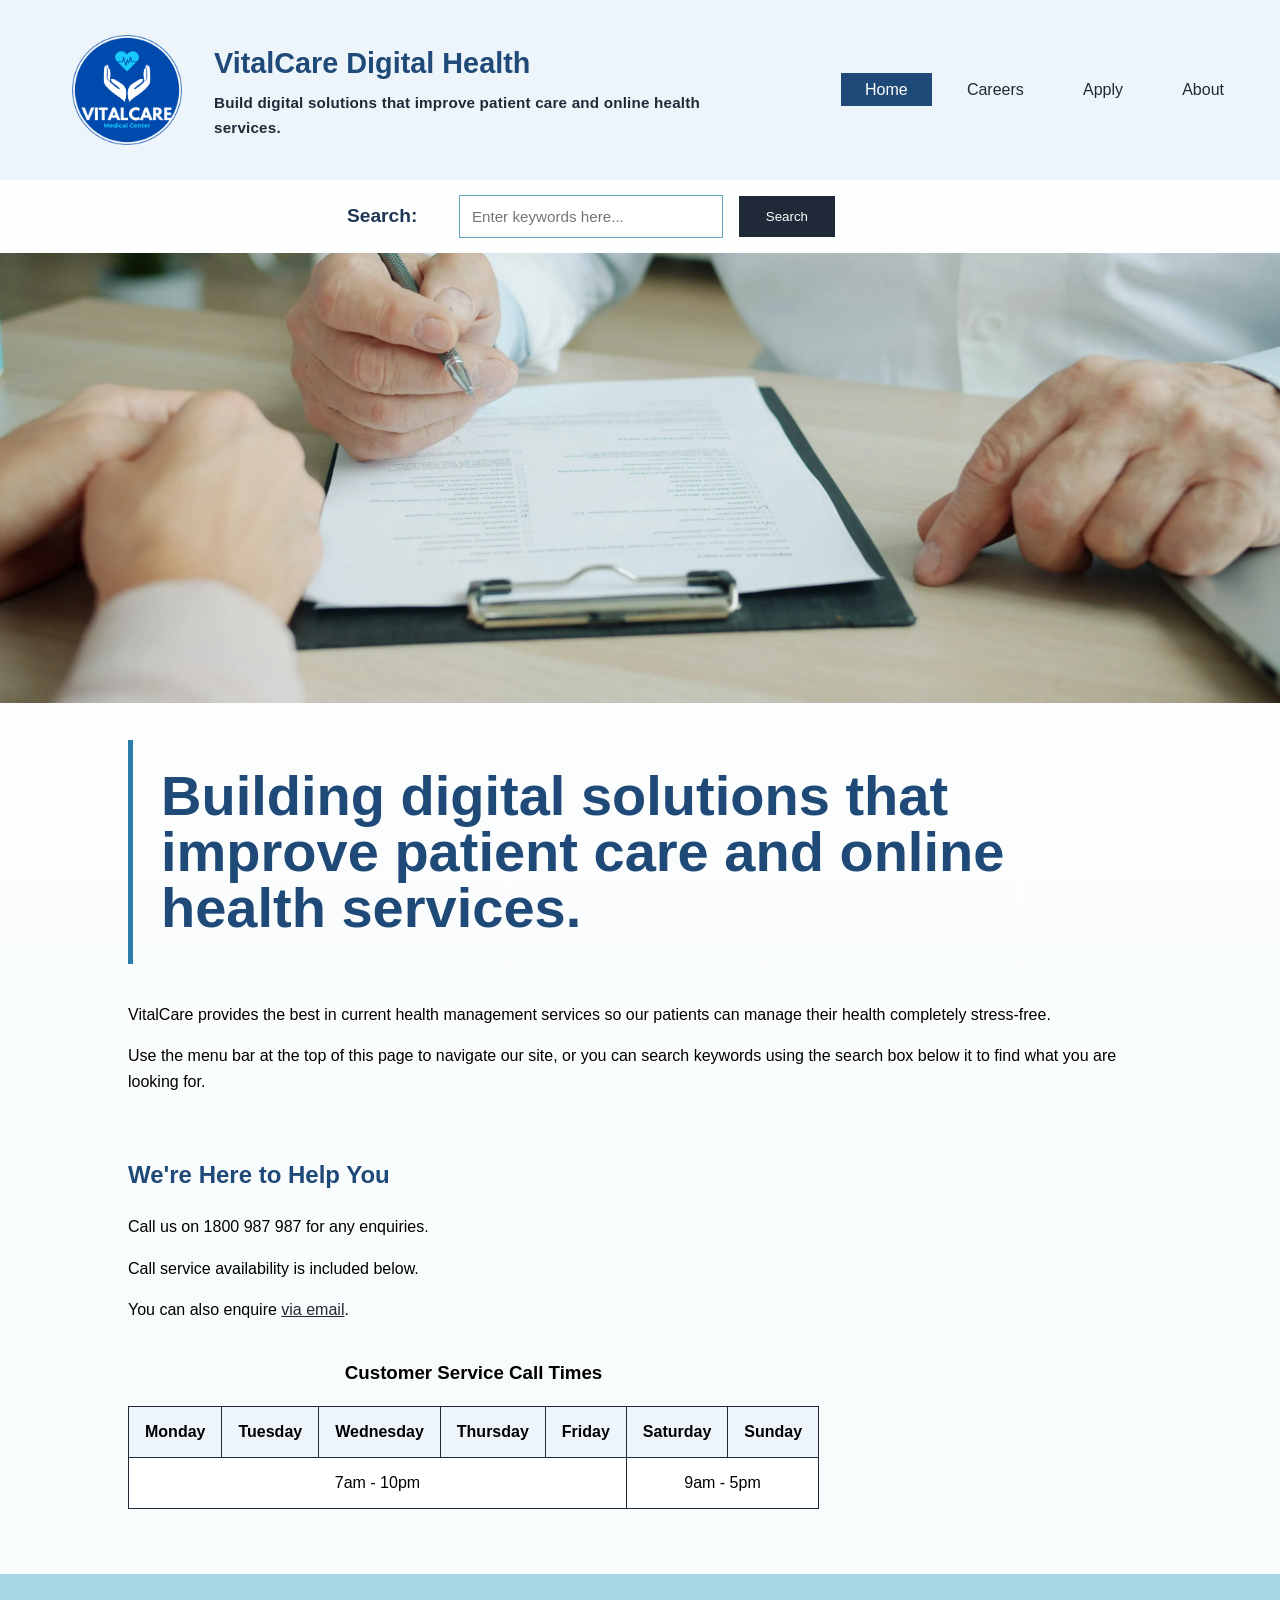
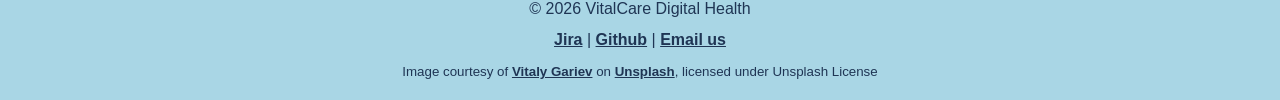
<file: index.html>
<!DOCTYPE html>
<html lang="en">

<head>
    <meta charset="UTF-8">
    <meta name="viewport" content="width=device-width, initial-scale=1.0">
    <meta name="description" content="Home page for [company name] patients">
    <meta name="keywords" content="private, health, wellbeing, services">
    <title>Home | VitalCare Digital Health</title>
    <link rel="stylesheet" href="style/style.css">
    <style>
        body {
            background: linear-gradient(#FFFFFF, #F7FBFC) ;
        }
    </style>
</head>

<body>
    <!-- Header with logo, site title and navigation -->
     <header id="main-header">
        <div class="site-header-inner">
            <a href="index.html" class="site-logo-link">
                    <img src="images/LOGO.png" alt="VitalCare Digital Health logo" class="site-logo">
            </a>
            <div class="site-brand-text">
                    <h1>VitalCare Digital Health </h1>
                    <!-- Inline CSS example (required) -->
                    <p style="letter-spacing: 0.2px;color:#1F2937">
                        Build digital solutions that improve patient care and online health services.
                    </p>
                </div>
            </div>

        </div>
            
        <nav>
            <ul>
                <li><a href="index.html" class="site-nav-current">Home</a></li>
                <li><a href="jobs.html">Careers</a></li>
                <li><a href="apply.html">Apply</a></li>
                <li><a href="about.html">About</a></li>
            </ul>
        </nav>
    </header> 
    <main>
        <form id="search-box" method="get">
            <label for="search">Search:</label>
            <input type="text" id="search" placeholder="Enter keywords here...">
            <button type="submit">Search</button> <!--Not functional yet-->
        </form>        
        <div class="index-img-container">
            <img id="index-img" src="images/healthcare.webp" alt="Doctor and patient having a medical consultation in a room with natural lighting" width="100%">
            <!--Sourced from https://unsplash.com/photos/doctor-writing-on-a-patients-chart-8WYkI3cEZm8 -->
        </div>
        <header>
            <h1 class="index-h1" style="line-height: 1; border-left: 5px solid #2b7ca8; padding: .5em;">Building digital solutions that improve patient care and online health services.</h1>
        </header>
        <p>VitalCare provides the best in current health management services so our patients
            can manage their health completely stress-free.</p>
        <p>Use the menu bar at the top of this page to navigate our site, or you can search
            keywords using the search box below it to find what you are looking for.</p>
        <!--Explaining in simple terms for accessibility for elderly users etc.-->

        <br>

        <section aria-labelledby="customerservice"><!--For accessibility-->
            <h2 id="customerservice">We're Here to Help You</h2>
            <p>Call us on 1800 987 987 for any enquiries.</p>
            <p>Call service availability is included below.</p>
            <p>You can also enquire <a href="mailto:contact@vitalcarehealth.com">via email</a>.</p>
            <table id="index-table">
                <caption><h3>Customer Service Call Times</h3></caption>
                <thead>
                    <tr>
                        <th>Monday</th>
                        <th>Tuesday</th>
                        <th>Wednesday</th>
                        <th>Thursday</th>
                        <th>Friday</th>
                        <th>Saturday</th>
                        <th>Sunday</th>
                    </tr>
                </thead>
                <tbody>
                    <tr>
                        <td colspan="5">7am - 10pm</td>
                        <td colspan="2">9am - 5pm</td>
                    </tr>
                </tbody>
            </table>
            <table id="index-table-small">
                <caption><h3>Customer Service Call Times</h3></caption>
                <thead>
                    <tr>
                        <th>Weekdays (Mon-Fri)</th>
                        <th>Sat</th>
                        <th>Sun</th>
                    </tr>
                </thead>
                <tbody>
                    <tr>
                        <td>7am - 10pm</td>
                        <td colspan="2">9am - 5pm</td>
                    </tr>
                </tbody>
            </table>
            <br>
            
        </section>
    </main>
    
    <footer>
        <p>&copy; 2026 VitalCare Digital Health</p>
        <p><a href="https://kaitoperera07.atlassian.net/jira/software/projects/WT/summary">Jira</a> | 
            <a href="https://github.com/104667483/Assignment-1">Github</a> | <a href="mailto:contact@vitalcarehealth.com">Email us</a></p>
        <small>Image courtesy of <a href="https://unsplash.com/@silverkblack">Vitaly Gariev</a> on 
            <a href="https://unsplash.com/photos/doctor-writing-on-a-patients-chart-8WYkI3cEZm8">Unsplash</a>, licensed under Unsplash License</small>
    </footer>

</body>

</html>
</file>
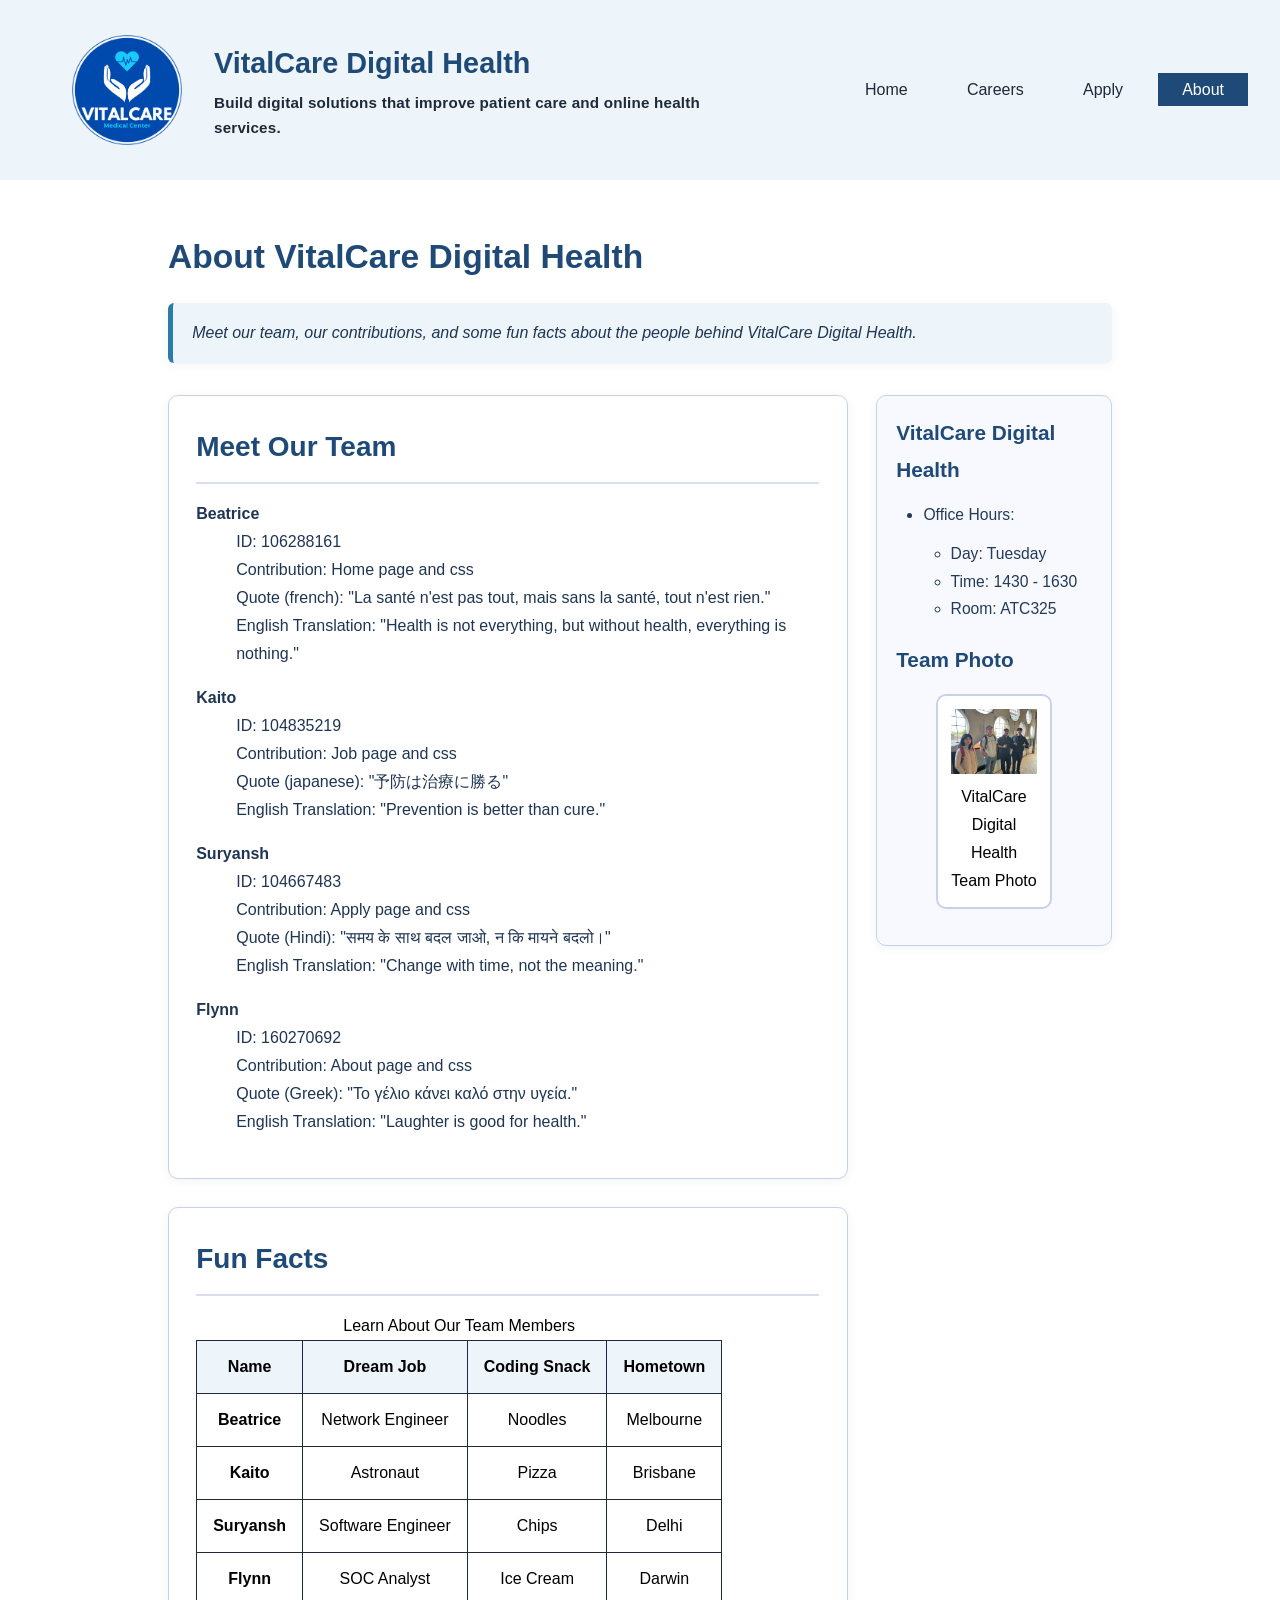
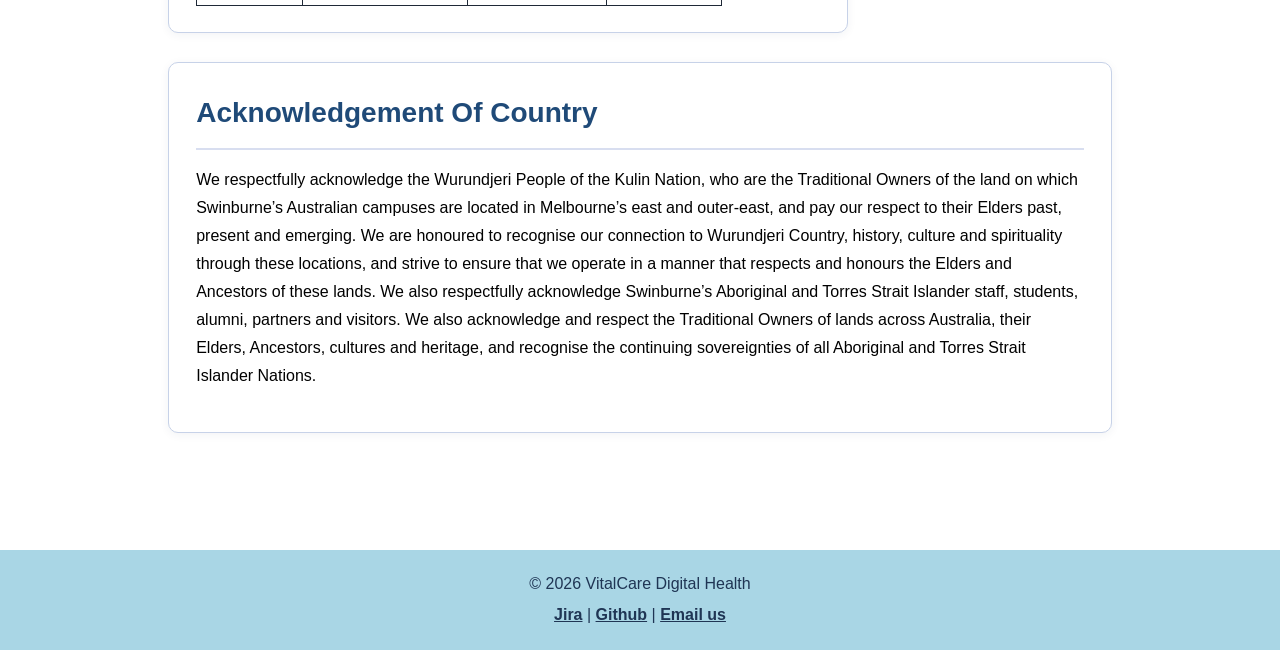
<file: about.html>
<!DOCTYPE html>
<html lang="en">
<head>
    <meta charset="UTF-8">
    <meta name="description" content="About VitalCare Digital Health">
    <meta name="keywords" content="about, information, digital health, contacts">
    <meta name="author" content="Group Project">
    <meta name="viewport" content="width=device-width, initial-scale=1.0">
    <title>About</title>

    <!--external css-->
    <link rel="stylesheet" href="style/style.css">

    <!--internal css-->
    <style>
    .about-note {
        font-style: italic;
    }
    </style>
</head>

<body>
    <!--site navigation-->
    <header id="main-header">
        <div class="site-header-inner">
            <a href="index.html" class="site-logo-link">
                    <img src="images/LOGO.png" alt="VitalCare Digital Health logo" class="site-logo">
            </a>
            <div class="site-brand-text">
                    <h1>VitalCare Digital Health </h1>
                    <!-- Inline CSS example (required) -->
                    <p style="letter-spacing: 0.2px;color:#1F2937">
                        Build digital solutions that improve patient care and online health services.
                    </p>
                </div>
            </div>

        </div>
            
        <nav>
            <ul>
                <li><a href="index.html">Home</a></li>
                <li><a href="jobs.html">Careers</a></li>
                <li><a href="apply.html">Apply</a></li>
                <li><a href="about.html" class="site-nav-current">About</a></li>
            </ul>
        </nav>
    </header>

    <!--page content-->
    <main id="about-main-content">
        <!--intro section-->
        <section class="about-intro-section">
            <h1 class="about-page-heading">About VitalCare Digital Health</h1>
            <p class="about-embedded-note about-note">
                Meet our team, our contributions, and some fun facts about the people behind VitalCare Digital Health.
            </p>
        </section>
        <!--group name / scheduling + team photo-->
        <aside class="about-side-panel">
            <h2>VitalCare Digital Health</h2>
            <ul>
                <li>Office Hours:
                    <ul>
                        <li>Day: Tuesday</li>
                        <li>Time: 1430 - 1630</li>
                        <li>Room: ATC325</li>
                    </ul>
                </li>   
            </ul>
            <h3>Team Photo</h3>
            <figure style="text-align: center;">
                <img src="images/group-photo.png" alt="Photo of the team together" class="about-team-photo">
                <figcaption>VitalCare Digital Health Team Photo</figcaption>
            </figure>
        </aside>

        <!--member contributions / quotes-->
        <section class="about-content-card">
            <h2>Meet Our Team</h2>
            <dl>
                <dt><strong>Beatrice</strong></dt>
                <dd class="id">ID: 106288161</dd>
                <dd>Contribution: Home page and css</dd>
                <dd>Quote (french): "La santé n'est pas tout, mais sans la santé, tout n'est rien."</dd>
                <dd>English Translation:  "Health is not everything, but without health, everything is nothing." </dd>
                
                <dt><strong>Kaito</strong></dt>
                <dd class="id">ID: 104835219</dd>
                <dd>Contribution: Job page and css</dd>
                <dd>Quote (japanese): "予防は治療に勝る"</dd>
                <dd>English Translation: "Prevention is better than cure."</dd>

                <dt><strong>Suryansh</strong></dt>
                <dd class="id">ID: 104667483</dd>
                <dd>Contribution: Apply page and css</dd>
                <dd>Quote (Hindi): "समय के साथ बदल जाओ, न कि मायने बदलो।"</dd>
                <dd>English Translation: "Change with time, not the meaning."</dd>

                <dt><strong>Flynn</strong></dt>
                <dd class="id">ID: 160270692</dd>
                <dd>Contribution: About page and css</dd>
                <dd>Quote (Greek): "Το γέλιο κάνει καλό στην υγεία."</dd>
                <dd>English Translation: "Laughter is good for health."</dd>
            </dl>
        </section>

        <!--fun facts-->
        <section class="about-content-card">
            <h2>Fun Facts</h2>
            <table>
                <caption>Learn About Our Team Members</caption>
                <tr>
                    <th>Name</th>
                    <th>Dream Job</th>
                    <th>Coding Snack</th>
                    <th>Hometown</th>
                </tr>
                <tr>
                    <td><strong>Beatrice</strong></td>
                    <td>Network Engineer</td>
                    <td>Noodles</td>
                    <td>Melbourne</td>
                </tr>
                <tr>
                    <td><strong>Kaito</strong></td>
                    <td>Astronaut</td>
                    <td>Pizza</td>
                    <td>Brisbane</td>
                </tr>
                <tr>
                    <td><strong>Suryansh</strong></td>
                    <td>Software Engineer</td>
                    <td>Chips</td>
                    <td>Delhi</td>
                </tr>
                <tr>
                    <td><strong>Flynn</strong></td>
                    <td>SOC Analyst</td>
                    <td>Ice Cream</td>
                    <td>Darwin</td>
                </tr>
            </table>
        </section>
        
        <div class="about-clear"></div>
        <!--acknowledgement of country-->
        <section class="about-bottom-section">
            <h2>Acknowledgement Of Country</h2>
            <p>
                We respectfully acknowledge the Wurundjeri People of the Kulin Nation, who are the Traditional Owners of the land on which Swinburne’s Australian campuses are located in Melbourne’s east and outer-east, and pay our respect to their Elders past, present and emerging. We are honoured to recognise our connection to Wurundjeri Country, history, culture and spirituality through these locations, and strive to ensure that we operate in a manner that respects and honours the Elders and Ancestors of these lands. We also respectfully acknowledge Swinburne’s Aboriginal and Torres Strait Islander staff, students, alumni, partners and visitors. We also acknowledge and respect the Traditional Owners of lands across Australia, their Elders, Ancestors, cultures and heritage, and recognise the continuing sovereignties of all Aboriginal and Torres Strait Islander Nations.
            </p>
        </section>
    </main>

    <!--footer-->
    <footer>
        <p>&copy; 2026 VitalCare Digital Health</p>
        <p><a href="https://kaitoperera07.atlassian.net/jira/software/projects/WT/summary">Jira</a> | 
            <a href="https://github.com/104667483/Assignment-1">Github</a> | <a href="mailto:contact@vitalcarehealth.com">Email us</a>
        </p>
    </footer>
</body>
</file>
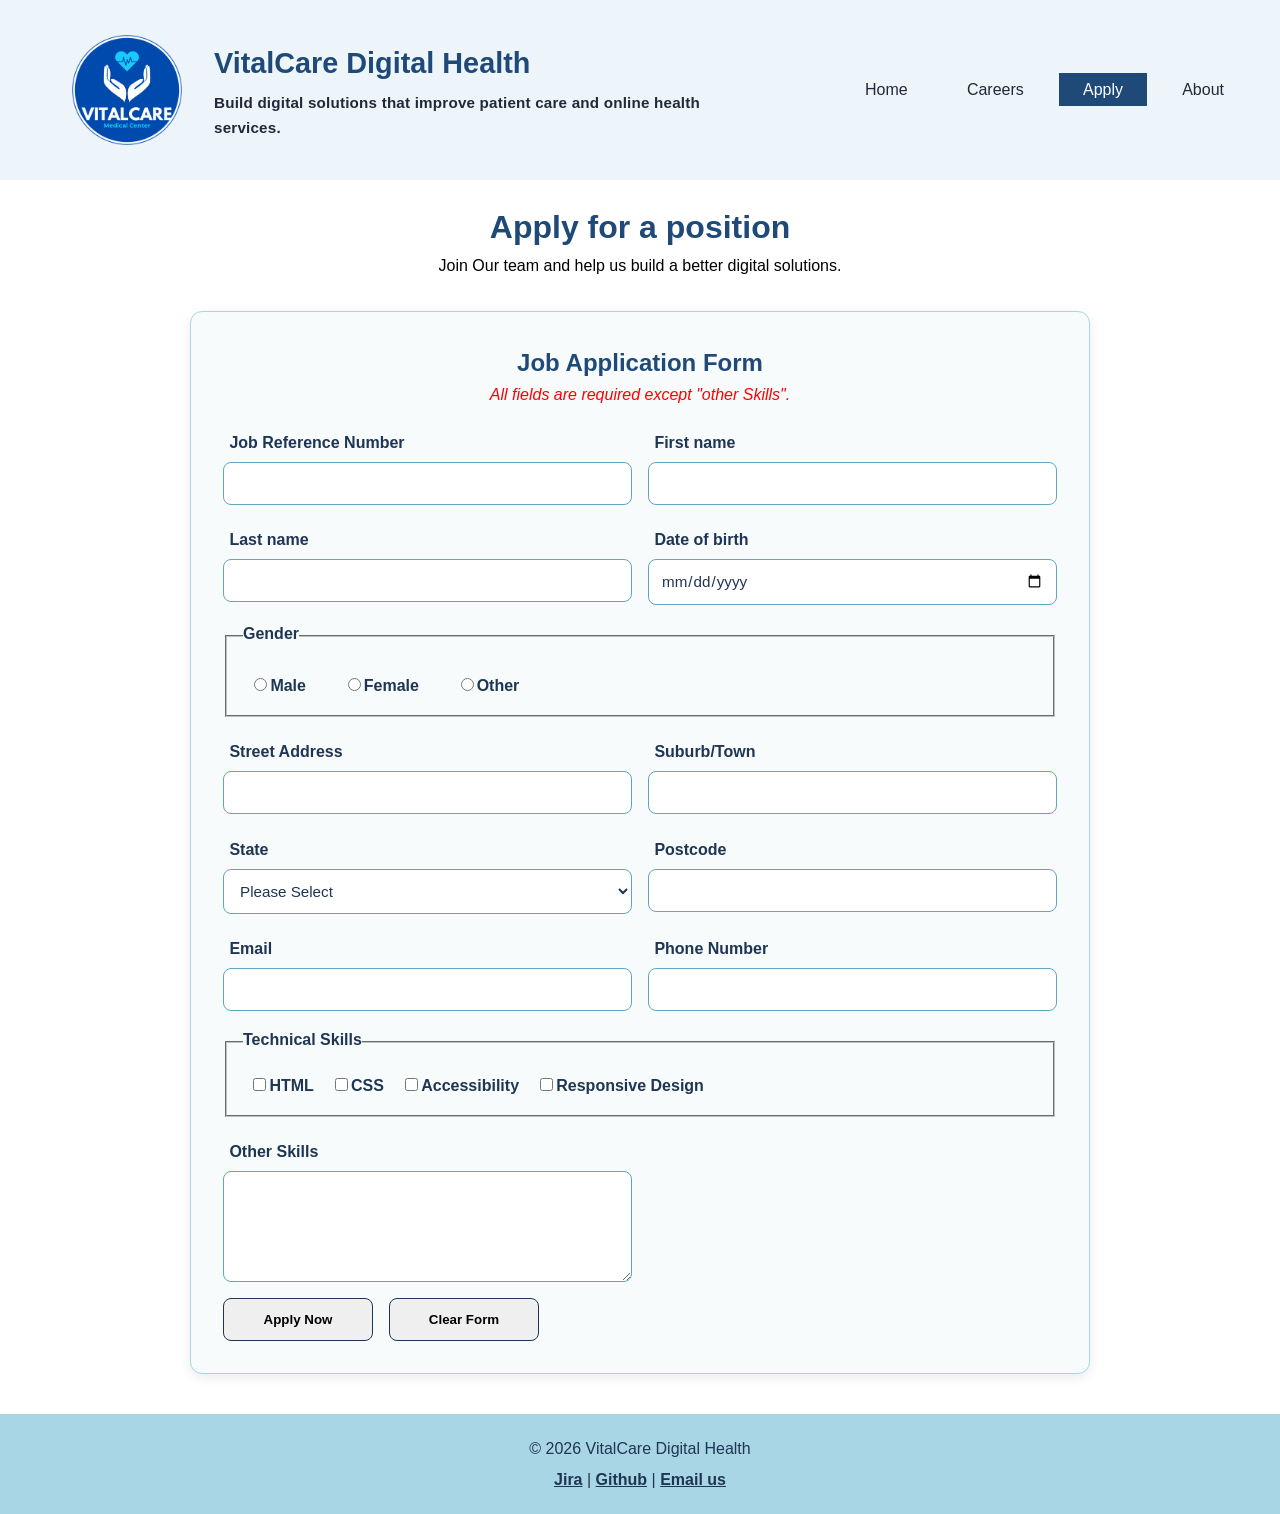
<file: apply.html>
<!DOCTYPE html>
<html lang="en">
<head>
  <meta charset="UTF-8">
  <meta name="viewport" content="width=device-width, initial-scale=1.0">
  <title>Apply</title>
  <link rel="stylesheet" href="style/style.css">
  <style>
    .required_note{
      margin: 0;
      text-align: center;
      color: red;
      font-style: italic;
      margin-bottom: 1rem;
    }
  </style>
</head>
<body>
  <!-- Header with logo, site title and navigation -->
<header id="main-header">
        <div class="site-header-inner">
            <a href="index.html" class="site-logo-link">
                    <img src="images/LOGO.png" alt="VitalCare Digital Health logo" class="site-logo">
            </a>
            <div class="site-brand-text">
                    <h1>VitalCare Digital Health </h1>
                    <!-- Inline CSS example (required) -->
                    <p style="letter-spacing: 0.2px;color:#1F2937">
                        Build digital solutions that improve patient care and online health services.
                    </p>
                </div>
            </div>

        </div>
            
        <nav>
            <ul>
                <li><a href="index.html">Home</a></li>
                <li><a href="jobs.html">Careers</a></li>
                <li><a href="apply.html" class="site-nav-current">Apply</a></li>
                <li><a href="about.html">About</a></li>
            </ul>
        </nav>
  </header>
  <main>
    <header style="text-align: center;">
      <h1 id="header-h1">Apply for a position</h1>
      <p style="margin-top: 0;">Join Our team and help us build a better digital solutions.</p>
    </header>
    <section>
      <div class="form-container">
        <h2 id="form-heading">Job Application Form</h2>
        <p class="required_note">All fields are required except "other Skills".</p>
      
        <form action="https://mercury.swin.edu.au/it000000/formtest.php" method="post">
          <div class="form-group">
            <label for="jobref">Job Reference Number</label>
            <input type="text" id="jobref" name="jobref" pattern="[A-Za-z0-9]{5}" title="5 alphanumeric characters" required>
          </div>
          <div class="form-group">
            <label for="firstname">First name</label>
            <input type="text" name="firstname" id="firstname" maxlength="20" pattern="[A-Za-z]{1,20}" title="Maximum 20 alphabetic character" required>
          </div>
          <div class="form-group">
            <label for="lastname">Last name</label>
            <input type="text" name="lastname" id="lastname" maxlength="20" pattern="[A-Za-z]{1,20}" title="Maximum 20 alphabetic character" required>
          </div>
          <div class="form-group">
            <label for="dob">Date of birth</label>
            <input type="date" name="dob" id="dob" required>
          </div>
          <fieldset>
              <legend>Gender</legend>
            <div class="radio-group">
              <label><input type="radio" name="gender" value="male" required>Male</label>
              <label><input type="radio" name="gender" value="female">Female</label>
              <label><input type="radio" name="gender" value="other">Other</label>
            </div>
          </fieldset>
          <div class="form-group">
            <label for="street">Street Address</label>
            <input type="text" name="street" id="street" maxlength="40" required>
          </div>
          <div class="form-group">
            <label for="suburb">Suburb/Town</label>
            <input type="text" name="suburb" id="suburb" maxlength="40" required>
          </div>
          <div class="form-group">
            <label for="state">State</label>
            <select name="state" id="state" required>
              <option value="">Please Select</option>
              <option value="VIC">VIC</option>
              <option value="NSW">NSW</option>
              <option value="QLD">QLD</option>
              <option value="NT">NT</option>
              <option value="WA">WA</option>
              <option value="SA">SA</option>
              <option value="TAS">TAS</option>
              <option value="ACT">ACT</option>
            </select>
          </div>
          <div class="form-group">
            <label for="postcode">Postcode</label>
            <input type="text" name="postcode" id="postcode" pattern="[0-9]{4}" title="4 digits" required>
          </div>
          <div class="form-group">
            <label for="email">Email</label>
            <input type="email" name="email" id="email" required>
          </div>
          <div class="form-group">
            <label for="phone">Phone Number</label>
            <input type="text" name="phone" id="phone" pattern="[0-9]{8,12}" title="8 to 12 digits" required>
          </div>
          <fieldset>
            <legend>Technical Skills</legend>
            <div class="skill-group">
              <label><input type="checkbox" name="skills[]" value="html">HTML</label>
              <label><input type="checkbox" name="skills[]" value="css">CSS</label>
              <label><input type="checkbox" name="skills[]" value="accessibility">Accessibility</label>
              <label><input type="checkbox" name="skills[]" value="responsive-design">Responsive Design</label>
            </div>
          </fieldset>
          <div class="form-group">
            <label for="otherskills">Other Skills</label>
            <textarea name="otherskills" id="otherskills" rows="5" cols="40"></textarea>
          </div>
          <div class="form-group button-group">
            <input type="submit" value="Apply Now">
            <input type="reset" value="Clear Form">
          </div>
        </form>
      </div>
    </section>
  </main>

    <footer>
        <p>&copy; 2026 VitalCare Digital Health</p>
        <p><a href="https://kaitoperera07.atlassian.net/jira/software/projects/WT/summary">Jira</a> | 
            <a href="https://github.com/104667483/Assignment-1">Github</a> | <a href="mailto:contact@vitalcarehealth.com">Email us</a>
        </p>
    </footer>
  
</body>
</html>
</file>
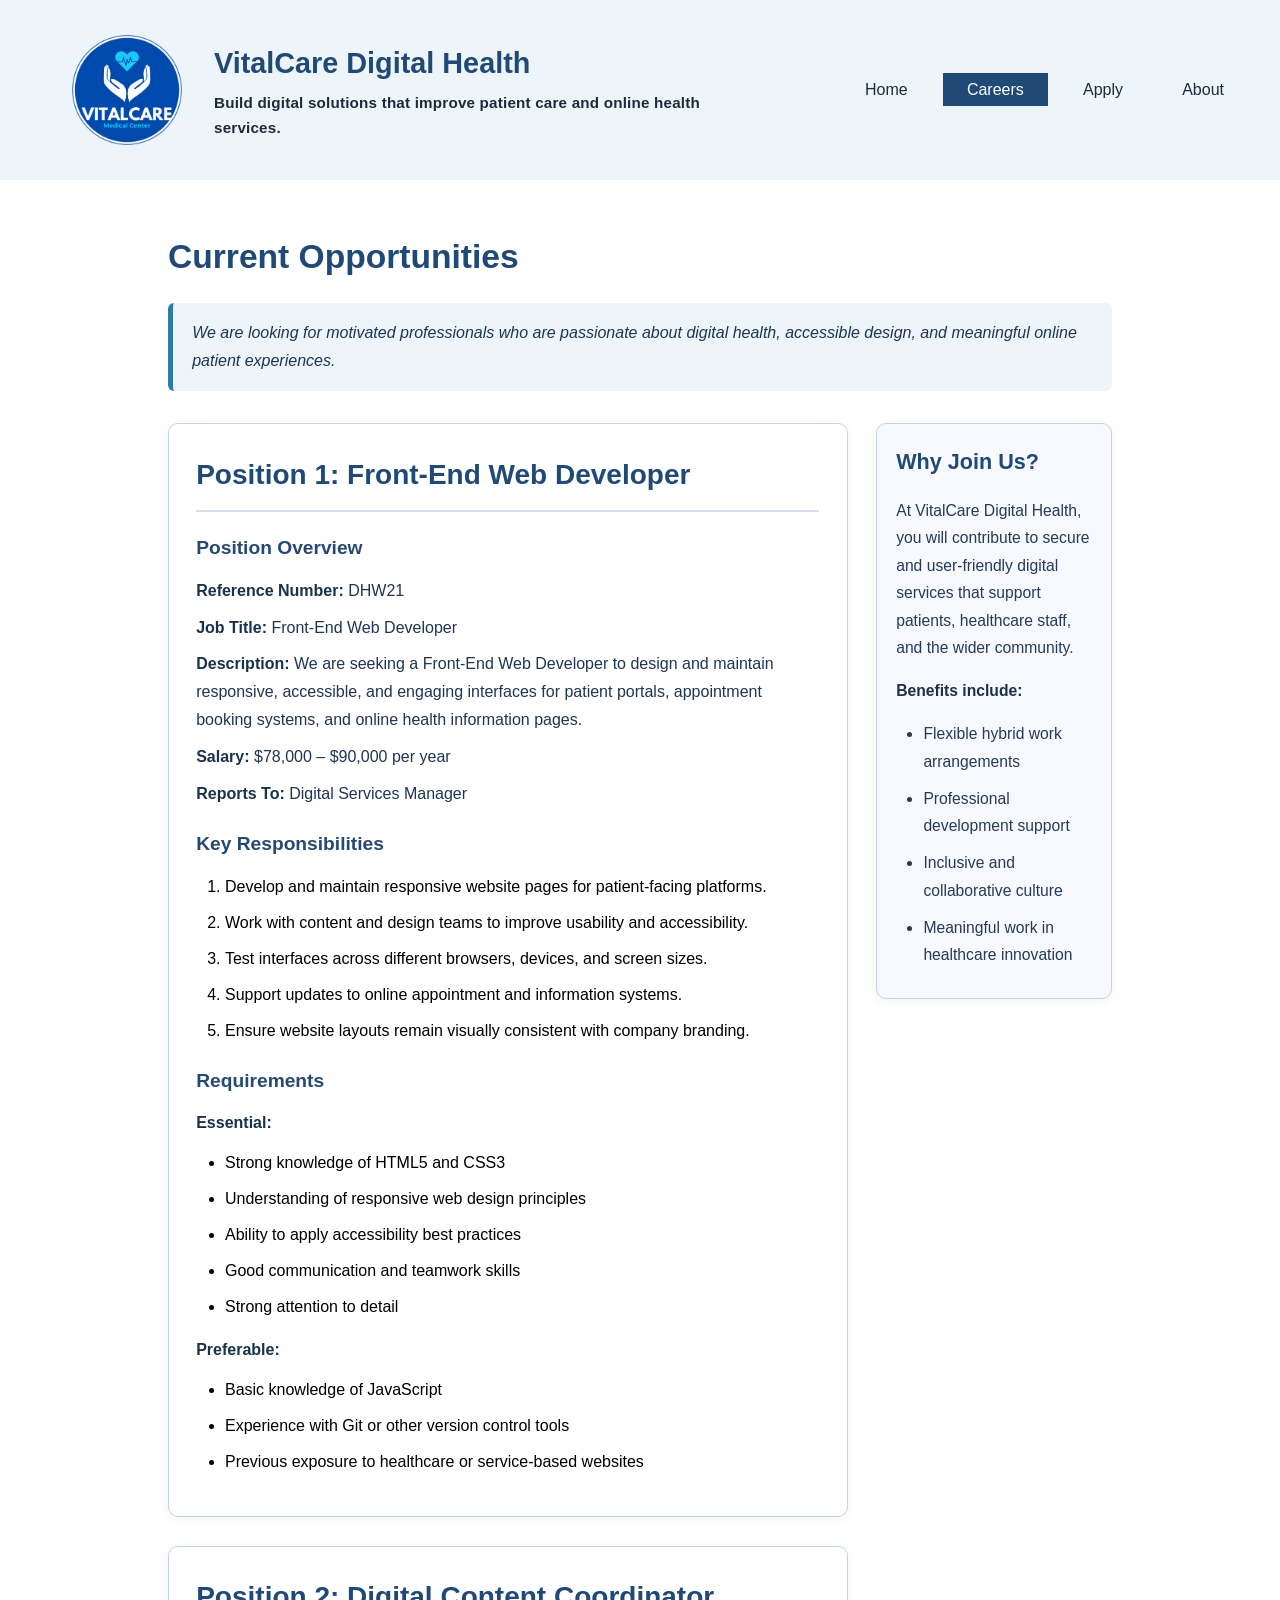
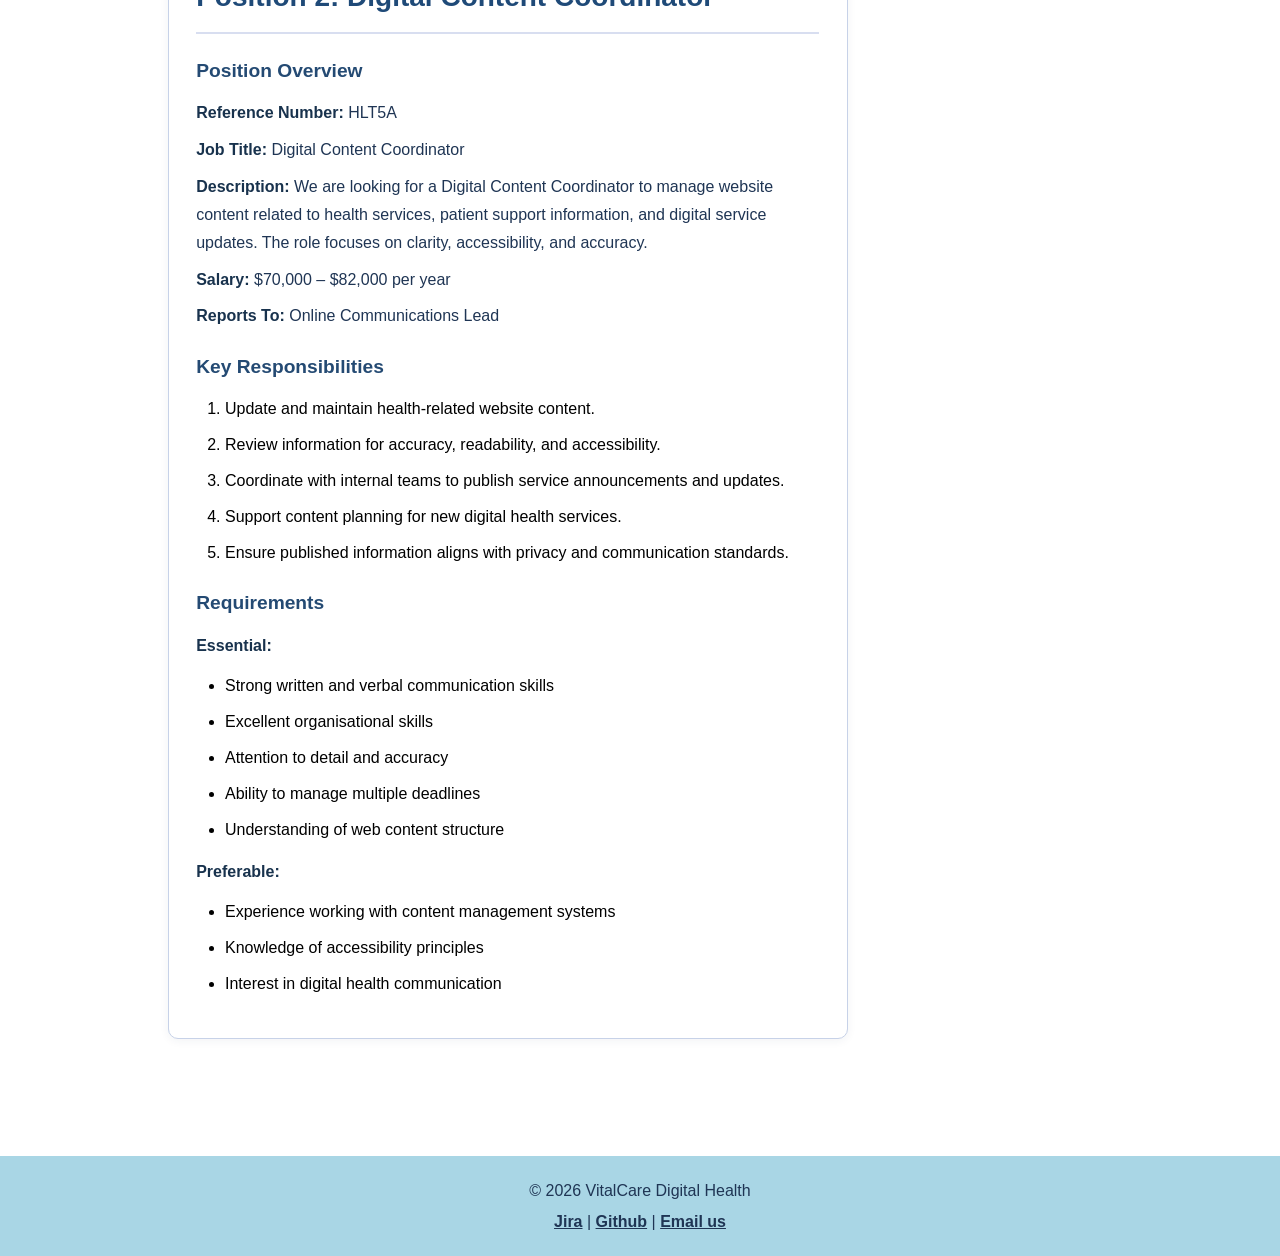
<file: jobs.html>
<!DOCTYPE html>
<html lang="en">
<head>
    <meta charset="UTF-8">
    <meta name="description" content="Job opportunities at VitalCare Digital Health">
    <meta name="keywords" content="jobs, recruitment, digital health, web developer, content coordinator">
    <meta name="author" content="Group Project">
    <meta name="viewport" content="width=device-width, initial-scale=1.0">
    <title>Jobs | VitalCare Digital Health</title>

    <!-- External stylesheet -->
    <link rel="stylesheet" href="style/style.css">

    <style>
        .jobs-embedded-note {
            font-style: italic;
        }
    </style>
</head>
<body>

    <!-- Header with logo, site title and navigation -->
    <header id="main-header">
        <div class="site-header-inner">
            <a href="index.html" class="site-logo-link">
                    <img src="images/LOGO.png" alt="VitalCare Digital Health logo" class="site-logo">
            </a>
            <div class="site-brand-text">
                    <h1>VitalCare Digital Health </h1>
                    <!-- Inline CSS example (required) -->
                    <p style="letter-spacing: 0.2px;color:#1F2937">
                        Build digital solutions that improve patient care and online health services.
                    </p>
                </div>
            </div>

        </div>
            
        <nav>
            <ul>
                <li><a href="index.html">Home</a></li>
                <li><a href="jobs.html" class="site-nav-current" >Careers</a></li>
                <li><a href="apply.html">Apply</a></li>
                <li><a href="about.html">About</a></li>
            </ul>
        </nav>
    </header>

    <!-- Main content -->
    <main id="jobs-main-content">

        <!-- Page intro -->
        <section class="jobs-intro-section">
            <h2 class="jobs-page-heading">Current Opportunities</h2>
            <p class="jobs-embedded-note">
                We are looking for motivated professionals who are passionate about digital health,
                accessible design, and meaningful online patient experiences.
            </p>
        </section>

        <!-- Aside panel -->
        <aside class="jobs-side-panel">
            <h3>Why Join Us?</h3>
            <p>
                At VitalCare Digital Health, you will contribute to secure and user-friendly digital
                services that support patients, healthcare staff, and the wider community.
            </p>

            <p><strong>Benefits include:</strong></p>
            <ul>
                <li>Flexible hybrid work arrangements</li>
                <li>Professional development support</li>
                <li>Inclusive and collaborative culture</li>
                <li>Meaningful work in healthcare innovation</li>
            </ul>
        </aside>

        <!-- Job listing 1 -->
        <section class="jobs-listing-card">
            <h2>Position 1: Front-End Web Developer</h2>

            <section class="jobs-detail-section">
                <h3>Position Overview</h3>
                <p><strong>Reference Number:</strong> DHW21</p>
                <p><strong>Job Title:</strong> Front-End Web Developer</p>
                <p>
                    <strong>Description:</strong> We are seeking a Front-End Web Developer to design
                    and maintain responsive, accessible, and engaging interfaces for patient portals,
                    appointment booking systems, and online health information pages.
                </p>
                <p><strong>Salary:</strong> $78,000 – $90,000 per year</p>
                <p><strong>Reports To:</strong> Digital Services Manager</p>
            </section>

            <section class="jobs-detail-section">
                <h3>Key Responsibilities</h3>
                <ol>
                    <li>Develop and maintain responsive website pages for patient-facing platforms.</li>
                    <li>Work with content and design teams to improve usability and accessibility.</li>
                    <li>Test interfaces across different browsers, devices, and screen sizes.</li>
                    <li>Support updates to online appointment and information systems.</li>
                    <li>Ensure website layouts remain visually consistent with company branding.</li>
                </ol>
            </section>

            <section class="jobs-detail-section">
                <h3>Requirements</h3>

                <p><strong>Essential:</strong></p>
                <ul>
                    <li>Strong knowledge of HTML5 and CSS3</li>
                    <li>Understanding of responsive web design principles</li>
                    <li>Ability to apply accessibility best practices</li>
                    <li>Good communication and teamwork skills</li>
                    <li>Strong attention to detail</li>
                </ul>

                <p><strong>Preferable:</strong></p>
                <ul>
                    <li>Basic knowledge of JavaScript</li>
                    <li>Experience with Git or other version control tools</li>
                    <li>Previous exposure to healthcare or service-based websites</li>
                </ul>
            </section>
        </section>

        <!-- Job listing 2 -->
        <section class="jobs-listing-card">
            <h2>Position 2: Digital Content Coordinator</h2>

            <section class="jobs-detail-section">
                <h3>Position Overview</h3>
                <p><strong>Reference Number:</strong> HLT5A</p>
                <p><strong>Job Title:</strong> Digital Content Coordinator</p>
                <p>
                    <strong>Description:</strong> We are looking for a Digital Content Coordinator to
                    manage website content related to health services, patient support information,
                    and digital service updates. The role focuses on clarity, accessibility, and accuracy.
                </p>
                <p><strong>Salary:</strong> $70,000 – $82,000 per year</p>
                <p><strong>Reports To:</strong> Online Communications Lead</p>
            </section>

            <section class="jobs-detail-section">
                <h3>Key Responsibilities</h3>
                <ol>
                    <li>Update and maintain health-related website content.</li>
                    <li>Review information for accuracy, readability, and accessibility.</li>
                    <li>Coordinate with internal teams to publish service announcements and updates.</li>
                    <li>Support content planning for new digital health services.</li>
                    <li>Ensure published information aligns with privacy and communication standards.</li>
                </ol>
            </section>

            <section class="jobs-detail-section">
                <h3>Requirements</h3>

                <p><strong>Essential:</strong></p>
                <ul>
                    <li>Strong written and verbal communication skills</li>
                    <li>Excellent organisational skills</li>
                    <li>Attention to detail and accuracy</li>
                    <li>Ability to manage multiple deadlines</li>
                    <li>Understanding of web content structure</li>
                </ul>

                <p><strong>Preferable:</strong></p>
                <ul>
                    <li>Experience working with content management systems</li>
                    <li>Knowledge of accessibility principles</li>
                    <li>Interest in digital health communication</li>
                </ul>
            </section>
        </section>

        <!-- Float clear -->
        <div class="jobs-clear"></div>
    </main>

    <!-- Footer -->
    <footer>
        <p>&copy; 2026 VitalCare Digital Health</p>
        <p><a href="https://kaitoperera07.atlassian.net/jira/software/projects/WT/summary">Jira</a> | 
            <a href="https://github.com/104667483/Assignment-1">Github</a> | <a href="mailto:contact@vitalcarehealth.com">Email us</a>
        </p>
    </footer>

</body>
</html>
</file>
<file: style/style.css>
/*
filename: style.css
author:
created: 15.04.26
last modified: 17.04.26
description: index.html, jobs.html, apply.html, about.html
*/

* {
    box-sizing: border-box;
    font-family: 'Franklin Gothic Medium', 'Arial Narrow', Arial, sans-serif;
}

body {
    margin: 0;
    padding: 0;
    line-height: 1.6;
}

#main-header {
    width: 100%;
    background-color: #edf5fb;
    padding: 1rem 2rem;
    display: flex;
    justify-content: space-between;
    align-items: center;
    gap: 2rem;
}

body {
    padding: 0;
    margin: 0;
}

nav ul {
    list-style: none;
    margin: 0;
    padding: 0;
    display: flex;
    align-items: center;
    gap: 0.7rem;
}

    /* Remove old inline-block rule */
nav ul li {
    list-style: none;
    display: block;
}

nav a {
    text-decoration: none;
    padding: 0.5em 1.5em 0.5em 1.5em;
}

a {
    color: #1F2937;
}

a:hover {
    font-weight: bold;
    font-style: italic;
    color: #244a73;
}

main {
    width: 80%;
    margin: 0 auto;
}

h1, h2 {
    color: #1f4a78; /*Previous colour rgb(206, 215, 243)*/
}

table {
        border-collapse: collapse;
}

th,td {
    padding: .75em 1em;
    text-align: center;
    border: 1px solid #1F2937;
}

th {
        background-color: #edf5fb; /*Previous colour rgb(206, 215, 243)*/
}

td {
    background-color: #FFFFFF; /*Maintains visibility with background graphic*/
}

/*Index page styles*/
/*Search bar*/
#search-box {
    font-size: larger;
    padding: 0.5em;
    display: flex;
    justify-content: center;
    align-items: center;
}

#search {
    width: 30%;
}

label[for="search"] {
    padding: 0.25em 1em;
}

input[id="search"] {
    border-radius: 0 !important;
}

button:active {
    background-color: #61A5C2; 
}

button {
        background-color: #1F2937;
        border: none;
        padding: 1em 2em;
        color: white;
}

/*Main heading*/
.index-h1 {
    font-size: 3.25rem;
}

/*Image*/
.index-img-container {
        width: 125%;
        margin-left: -12.5%;
        height: 50vh;
        overflow: hidden;
        position: relative;
    }    

    #index-img {
        width: 100%;
        height: auto;
        position: absolute;
        bottom: 0;
    }

/*Responsive index page*/
/*Mobile*/
@media screen and (max-width: 768px){
    #index-table {
        display: none; /*Removes table and displays alternate one for mobile users*/
    }

    #search-box {
        width: 100vw;
        flex-shrink: 0;
    }

    #search {
        font-size: 1rem;
        width: 50vw;
        padding: .25rem 1rem;
    }

    button {
        padding: .25rem 1rem;
        font-size: 1rem;
    }

    .index-img-container {
        width: 115%;
    }

    .index-h1 {
        font-size: 3rem;
    }
}

/*Tablet*/
@media screen and (min-width: 769px){
    #index-table-small {
        display: none; /*Remove alternate table for mobile*/
    }
}

/*Laptop and computer displays*/
@media screen and (min-width: 1080px) {
    .index-h1 {
        font-size: 3.5rem;
    }
}

/* Main site header */


/* Inner header container */
.site-header-inner {
    max-width: 1180px;
    margin: 0 auto;
    padding: 1.2rem 2.5rem;
    display: flex;
    justify-content: space-between;
    align-items: center;
    gap: 2rem;
}

.site-branding {
    display: flex;
    align-items: center;
    gap: 1.3rem;
}
.site-brand-text h1 {
    font-size: 1.8rem;
    margin: 0;
    color: #1f4a78;
    font-weight: 700;
}
.site-header-inner {
    max-width: 1180px;
    margin: 0 auto;
    padding: 1.2rem 2.5rem;
    display: flex;
    justify-content: space-between;
    align-items: center;
    gap: 2rem;
}

/* Site subtitle */
.site-brand-text p {
    margin: 0.3rem 0 0;
    color: #5a6f8f;
    font-size: 0.95rem;
    font-weight: 600;
}


.site-logo-link {
    display: inline-flex;
    align-items: center;
    text-decoration: none;
}

/* Logo image */
.site-logo {
    width: 110px;
    height: 110px;
    object-fit: contain;
    background-color: transparent;
    padding: 0;
}
.site-nav-current {
    background-color: #1f4a78;
    color: #ffffff !important;
}   

/* Site title */
.site-brand-text h1 {
    font-size: 1.8rem;
    margin: 0;
    
    font-weight: 700;
}
/* Main jobs page container */
#jobs-main-content {
    max-width: 1180px;
    margin: 0 auto;
    padding: 3rem 2.5rem;
    background-color: #ffffff;
    line-height: 1.75;
    overflow: hidden; /* contains floated aside */
}

/* Intro section spacing */
.jobs-intro-section {
    margin-bottom: 2rem;
}

/* Main heading */
.jobs-page-heading {
    font-size: 2.1rem;
    color: #1f4a78;
    margin: 0 0 1rem;
}

/* Intro note box */
.jobs-embedded-note {
    background-color: #edf5fb;
    color: #1f3554;
    padding: 1rem 1.2rem;
    border-left: 5px solid #2b7ca8;
    border-radius: 6px;
    margin-bottom: 2rem;
    font-size: 1rem;
}

/* Aside panel */
.jobs-side-panel {
    float: right;
    width: 25%;
    margin: 0 0 1.5rem 1.5rem;
    padding: 1.2rem;
    border: 1px solid #c7d2e8;
    background-color: #f7f9fe;
    border-radius: 10px;
    box-shadow: 0 2px 10px rgba(31, 53, 84, 0.06);
}

/* Aside heading */
.jobs-side-panel h3 {
    margin-top: 0;
    margin-bottom: 0.8rem;
    color: #1f4a78;
    font-size: 1.35rem;
}

/* Aside text and list items */
.jobs-side-panel p,
.jobs-side-panel li {
    font-size: 0.98rem;
    color: #233a59;
}

/* Aside list spacing */
.jobs-side-panel ul {
    margin: 0.75rem 0 0 1.2rem;
    padding-left: 0.5rem;
}

.jobs-side-panel li {
    margin-bottom: 0.6rem;
}

/* Job card styling */
.jobs-listing-card {
    width: 72%;
    background-color: #ffffff;
    border: 1px solid #c7d2e8;
    border-radius: 10px;
    padding: 1.6rem 1.7rem;
    margin-bottom: 1.8rem;
    box-shadow: 0 2px 10px rgba(31, 53, 84, 0.06);
}

/* Job title */
.jobs-listing-card h2 {
    color: #1f4a78;
    font-size: 1.75rem;
    margin-top: 0;
    margin-bottom: 1rem;
    border-bottom: 2px solid #d8def0;
    padding-bottom: 0.7rem;
}

/* Inner section spacing */
.jobs-detail-section {
    margin-top: 1.2rem;
}

/* Inner headings */
.jobs-detail-section h3 {
    color: #244a73;
    font-size: 1.2rem;
    margin-bottom: 0.75rem;
}

/* Paragraph styling */
.jobs-detail-section p {
    margin: 0.55rem 0;
    color: #1f3554;
    font-size: 1rem;
}

/* Ordered and unordered list styling */
.jobs-listing-card ul,
.jobs-listing-card ol {
    margin: 0.75rem 0 0.9rem 1.35rem;
    padding-left: 0.45rem;
}

.jobs-listing-card li {
    margin-bottom: 0.5rem;
}

/* Strong text */
.jobs-listing-card strong,
.jobs-side-panel strong {
    color: #18324d;
}

/* Clear floated aside */
.jobs-clear {
    clear: both;
}

footer {
    background-color: #A9D6E5;
    color: #1f3554;
    text-align: center;
    padding: 1rem;
    margin-top: 2.5rem;
}

footer p {
    margin: 0.35rem 0;
}

footer a {
    color: #1f3554;
    font-weight: 600;
}

footer a:hover {
    color: #244a73;
}

/* ABOUT PAGE CSS */
#about-main-content {
    max-width: 1180px;
    margin: 0 auto;
    padding: 3rem 2.5rem;
    background-color: #ffffff;
    line-height: 1.75;
    overflow: hidden;
}

.about-intro-section {
    margin-bottom: 2rem;
}

.about-page-heading {
    font-size: 2.1rem;
    color: #1f4a78;
    margin: 0 0 1rem;
}

.about-embedded-note {
    background-color: #edf5fb;
    color: #1f3554;
    padding: 1rem 1.2rem;
    border-left: 5px solid #2b7ca8;
    border-radius: 6px;
    margin-bottom: 2rem;
    box-shadow: 0px 2px 10px rgba(31, 53, 84, 0.06);
}

.about-side-panel {
    float: right;
    width: 25%;
    margin: 0 0 1.5rem 1.5rem;
    padding: 1.2rem;
    border: 1px solid #c7d2e8;
    background-color: #f7f9fe;
    border-radius: 10px;
    box-shadow: 0 2px 10px rgba(31, 53, 84, 0.06);
}

.about-side-panel h3, .about-side-panel h2 {
    margin-top: 0;
    margin-bottom: 0.8rem;
    color: #1f4a78;
    font-size: 1.3rem;
}

.about-side-panel p, .about-side-panel li {
    font-size: 0.98rem;
    color: #233a59;
}

.about-side-panel ul {
    margin: 0.75rem 0 1.2rem 1.2rem;
    padding-left: 0.5rem;
}

.about-side-panel figure {
    border: 2px solid #c7d2e8;
    border-radius: 10px;
    padding: 0.8rem;
    background-color: #ffffff;
}

.about-content-card {
    width: 72%;
    background-color: #ffffff;
    border: 1px solid #c7d2e8;
    border-radius: 10px;
    padding: 1.6rem 1.7rem;
    margin-bottom: 1.8rem;
    box-shadow: 0px 2px 10px rgba(31, 53, 84, 0.06);
}

.about-content-card h2 {
    color: #1f4a78;
    font-size: 1.75rem;
    margin-top: 0;
    margin-bottom: 1rem;
    border-bottom: 2px solid #d8def0;
    padding-bottom: 0.7rem;
}

.about-content-card tr:hover {
    background-color: #edf5fb;
}

.about-content-card p, .about-content-card dd, .about-content-card dt {
    color: #1f3554;
    font-size: 1rem;
}

.about-content-card dt {
    font-weight: bold;
    margin-top: 1rem;
}s

.id {
    color: #1f4a78;
    font-weight: bold;
}

.about-team-photo {
    width: 100%;
    max-width: 320px;
    height: auto;
}

.about-bottom-section {
    clear: both;
    width: 100%;
    background-color: #ffffff;
    border: 1px solid #c7d2e8;
    border-radius: 10px;
    padding: 1.6rem 1.7rem;
    margin-bottom: 1.8rem;
    box-shadow: 0 2px 10px rgba(31, 53, 84, 0.06);
}

.about-bottom-section h2 {
    color: #1f4a78;
    font-size: 1.75rem;
    margin-top: 0;
    margin-bottom: 1rem;
    border-bottom: 2px solid #d8def0;
    padding-bottom: 0.7rem;
}

.about-clear {
    clear: both;
}


/* =========================
    Css for apply.html
   ========================= */

#header-h1{
    margin-bottom: 0;
}
#form-heading{
    text-align: center;
    margin: 0;
}
.form-container{
    border: 1px solid #A9D6E5;
    border-radius: 12px;
    padding: 2rem;
    margin: 2rem auto;
    max-width: 900px;
    background-color: #F7FBFC;
    box-shadow: 0 4px 12px rgba(0, 0, 0, 0.08);

}
form{
    display: grid;
    grid-template-columns: 1fr 1fr;
    gap: 1rem;
    max-width: 900px;
}

.form-group{
    display: flex;
    flex-direction: column;
}

label{
    margin: 0.4rem;
    font-weight: 600;
    color: #1f3554;
}

input[type="text"],
input[type="email"],
input[type="date"],
select,
textarea{
    padding: 0.75rem;
    border: 1px solid #61A5C2;
    border-radius: 8px;
    background-color: #ffffff;
    color: #1f3554;
    font-size: 0.95rem;
}

input[type="text"]:focus,
input[type="email"]:focus,
input[type="date"]:focus,
select:focus,
textarea:focus{
    outline: none;
    border-color: #2A6F97;
    box-shadow: 0 0 0 3px rgba(42, 111, 151, 0.12);
}
fieldset{
    grid-column: span 2;
    padding: 1rem;
    display: flex;
    flex-direction: row;
    align-items: center;
    gap: 2rem;
}

legend{
    font-weight: 600;
    color: #1f3554;
    padding: 0 0 0.3rem;
}

.radio-group,
.skills-group{
    display: flex;
    flex-wrap: wrap;
    gap: 1.5rem;
    align-items: center;
}

.radio-group label,
.skill-group label{
    margin-bottom: 0;
    font-weight: 600;
}

.button-group{
    grid-column: span 2;
    flex-direction: row;
    gap:1rem;   

}

.button-group input{
    border: 1px solid #1f3554;
    border-radius: 8px;
    padding: 0.8rem 1.2rem;
    min-width: 150px;
    font-weight: 600;
    cursor: pointer;
    transition: all 0.25s ease;
}
.button-group input:hover{
    background-color: #1f3554;
    color: white;
    font-weight: 600;
}
.Form-section{
    text-align: center;
}



/* =========================
   RESPONSIVE GLOBAL NAV + JOBS
   ========================= */

/* Tablet and below */
@media screen and (max-width: 900px) {
    #main-header {
        flex-direction: column;
        align-items: flex-start;
        gap: 1rem;
        padding: 1rem 1.5rem;
    }

    nav {
        width: 100%;
    }

    nav ul {
        flex-wrap: wrap;
        justify-content: flex-start;
        gap: 0.6rem;
    }

    .site-logo {
        width: 95px;
        height: 95px;
    }

    .jobs-side-panel {
        float: none;
        width: 100%;
        margin: 0 0 1.5rem 0;
    }

    .jobs-listing-card {
        width: 100%;
    }
        .about-side-panel {
        float: none;
        width: 100%;
        margin: 0 0 1.5rem 0;
    }

    .about-content-card {
        width: 100%;
    }

    /* For apply.html */
    main{
        width: 95%;
        margin: 0 auto;
    }
    .form-container{
        padding: 1.5rem;
    }
    form{
        grid-template-columns: 1fr;
    }
    fieldset,
    .button-group{
        grid-column: span 1;
    }   
    .form-group{
        width: 100%;
    }
    .button-group{
        flex-direction: column;
        gap: 0.8rem;
    }
    .button-group input{
        width: 100%;
    }
}



<<<<<<< HEAD
=======

>>>>>>> 8d3422f69b42e98ca81035473da9a71aeb392ba0
/* Smaller tablets */
@media screen and (max-width: 768px) {
    #main-header {
        padding: 0.9rem 1.2rem;
    }

    .site-logo {
        width: 85px;
        height: 85px;
    }

    nav a {
        font-size: 0.95rem;
        padding: 0.5rem 0.85rem;
    }

    #jobs-main-content {
        padding: 2rem 1.2rem;
    }

    .jobs-page-heading {
        font-size: 1.8rem;
    }

    .jobs-listing-card {
        padding: 1.3rem;
    }

    .jobs-listing-card h2 {
        font-size: 1.45rem;
    }

    .jobs-detail-section h3 {
        font-size: 1.08rem;
    }
      #about-main-content {
        padding: 2rem 1.2rem;
    }

    .about-page-heading {
        font-size: 1.8rem;
    }

    .about-content-card {
        padding: 1.4rem;
    }

    .about-content-card h2,
    .about-bottom-section h2 {
        font-size: 1.45rem;
    }

    /* For apply.html */
    .form-container{
        padding: 1.3rem;
    }

    form{
        gap:0.9rem;
    }
    label{
        font-size: 0.9rem;
    }

    input,
    select,
    textarea{
        font-size: 0.9rem;
        padding: 0.65rem;
    }
    fieldset{
        font-size: 0.95rem;
    }
    .radio-group,
    .skills-group{
        gap: 1rem;
        flex-wrap: wrap;
    }
     .button-group input{
        padding: 0.7rem;
        font-size: 0.9rem;
    }
}

/* Phones */
@media screen and (max-width: 600px) {
    #main-header {
        display: flex;
        flex-direction: column;
        align-items: center;
        justify-content: center;
        gap: 0.8rem;
        padding: 0.9rem 1rem;
        text-align: center;
    }
    .site-header-inner {
        display: flex;
        flex-direction: column;
        align-items: center;
        gap: 0.6rem;
        width: 100%;
        padding: 0;
    }

    .site-brand-text {
        text-align: center;
    }

    .site-logo {
        width: 70px;
        height: 70px;
    }

    .site-brand-text h1 {
        font-size: 1.2rem;
        line-height: 1.3;
        margin: 0;
    }

    .site-brand-text p {
        font-size: 0.85rem;
        line-height: 1.4;
        margin: 0.2rem 0 0;
    }

    .site-logo-link {
        justify-content: center;
    }

    .site-logo {
        width: 70px;
        height: 70px;
    }

    nav {
        width: 100%;
    }

    nav ul {
        width: 100%;
        flex-direction: column;
        align-items: center;
        gap: 0.45rem;
    }

    nav a {
        width: 100%;
        max-width: 220px;
        text-align: center;
        font-size: 0.9rem;
        padding: 0.5rem 0.8rem;
    }

    #jobs-main-content {
        padding: 1.4rem 1rem;
    }

    .jobs-page-heading {
        font-size: 1.55rem;
    }

    .jobs-embedded-note {
        padding: 0.85rem 0.95rem;
        font-size: 0.92rem;
        margin-bottom: 1.2rem;
    }

    .jobs-listing-card {
        padding: 1rem;
    }

    .jobs-listing-card h2 {
        font-size: 1.25rem;
        line-height: 1.35;
    }

    .jobs-side-panel {
        padding: 0.95rem;
    }

    .jobs-side-panel h3 {
        font-size: 1.15rem;
    }

    .jobs-detail-section h3 {
        font-size: 1rem;
    }
<<<<<<< HEAD
    #about-main-content {
        padding: 1.5rem 1rem;
    }
=======
>>>>>>> 8d3422f69b42e98ca81035473da9a71aeb392ba0

    /* For apply.html */
    h1{
        font-size: 1.5rem;
    }
    h2{
        font-size: 1.2rem;
    }
    .form-container{
        padding: 1rem;
    }
<<<<<<< HEAD

    .about-side-panel h3 {
        font-size: 1.2rem;
=======
    .button-group{
        gap: 0.6rem;
    }
    .button-group input{
        font-size: 0.85rem;
    }
>>>>>>> 8d3422f69b42e98ca81035473da9a71aeb392ba0
}

/* Very small phones */
@media screen and (max-width: 480px) {
    #main-header {
        padding: 0.75rem 0.9rem;
    }

    .site-logo {
        width: 65px;
        height: 65px;
    }

    nav a {
        max-width: 200px;
        font-size: 0.88rem;
    }

    #jobs-main-content {
        padding: 1.2rem 0.9rem;
    }

    .jobs-page-heading {
        font-size: 1.4rem;
    }

    .jobs-embedded-note {
        font-size: 0.9rem;
    }

    .jobs-listing-card {
        padding: 0.95rem;
    }

    .jobs-listing-card h2 {
        font-size: 1.15rem;
    }

    .jobs-side-panel h3 {
        font-size: 1.05rem;
    }

    .jobs-detail-section p,
    .jobs-listing-card li,
    .jobs-side-panel p,
    .jobs-side-panel li {
        font-size: 0.92rem;
        line-height: 1.6;
    }

    /* For apply.html */
    main{
        width: 95%;
        padding: 0;
    }
    .form-container{
        padding: 1rem;
        margin: 1rem auto;
    }
    h1{
        font-size: 1.4rem;
    }
    h2{
        font-size: 1.1rem;
    }
    label{
        font-size: 0.85rem;
    }
    input,
    select,
    textarea{
        font-size: 0.85rem;
        padding: 0.6rem;
    }
    fieldset{
        padding: 0.7rem;
    }
    legend{
        font-size: 0.9rem;
    }
    .radio-group,
    .skills-group{
        flex-direction: column;
        align-items: flex-start;
        gap: 0.6rem;
    }
     .button-group{
        flex-direction: column;
        gap: 0.6rem;
    }
    .button-group input{
            width: 100%;
            font-size: 0.85rem;
            padding: 0.7rem;
    }

}
</file>
